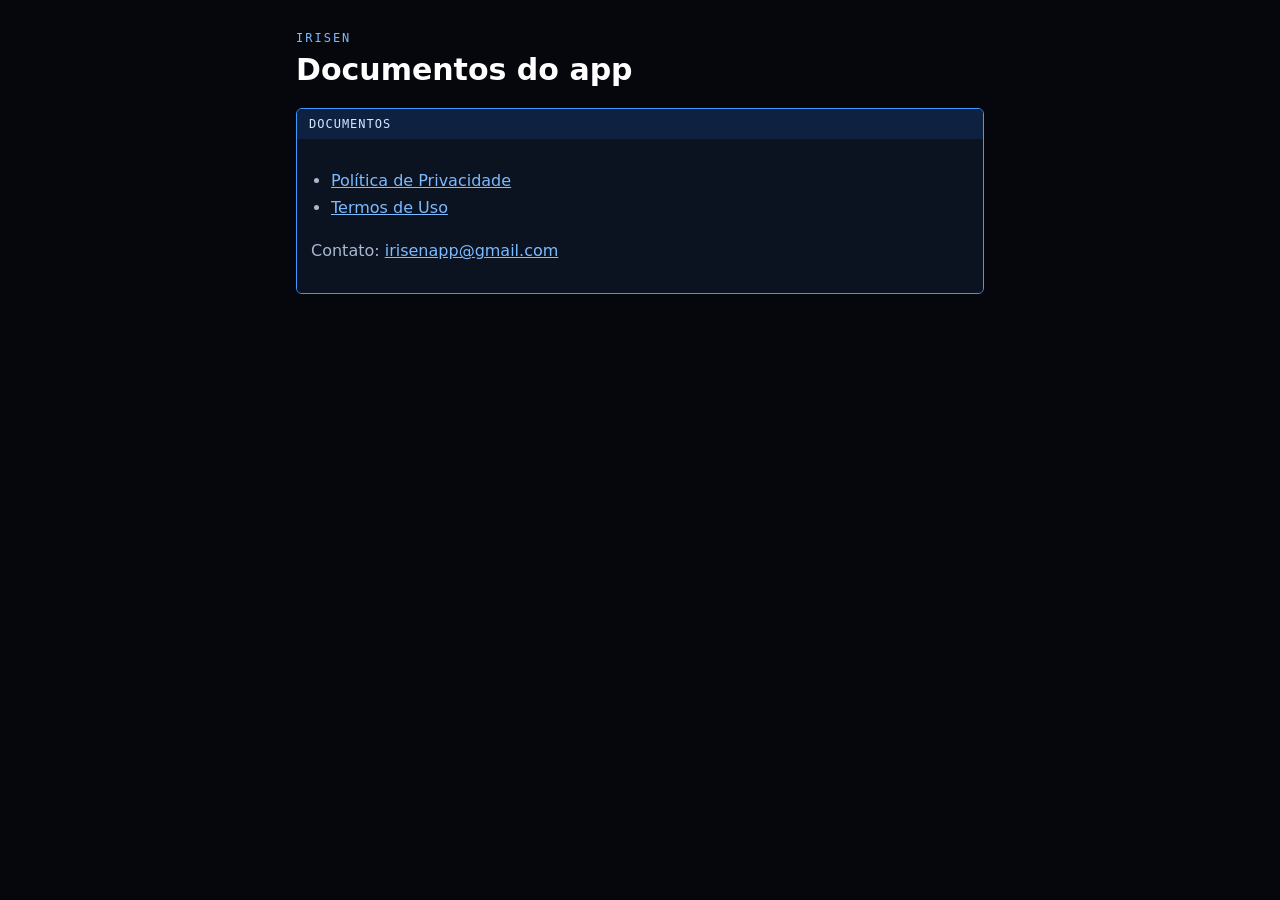
<file: index.html>
<!doctype html>
<html lang="pt-BR">
<head>
<meta charset="utf-8">
<meta name="viewport" content="width=device-width, initial-scale=1">
<title>Irisen · Documentos</title>
<link rel="stylesheet" href="estilo.css">
</head>
<body>
<main>
<div class="rotulo">IRISEN</div>
<h1>Documentos do app</h1>
<div class="janela">
  <div class="cab">DOCUMENTOS</div>
  <div class="corpo">
    <ul>
      <li><a href="privacidade.html">Política de Privacidade</a></li>
      <li><a href="termos.html">Termos de Uso</a></li>
    </ul>
    <p>Contato: <a href="mailto:irisenapp@gmail.com">irisenapp@gmail.com</a></p>
  </div>
</div>
</main>
</body>
</html>
</file>
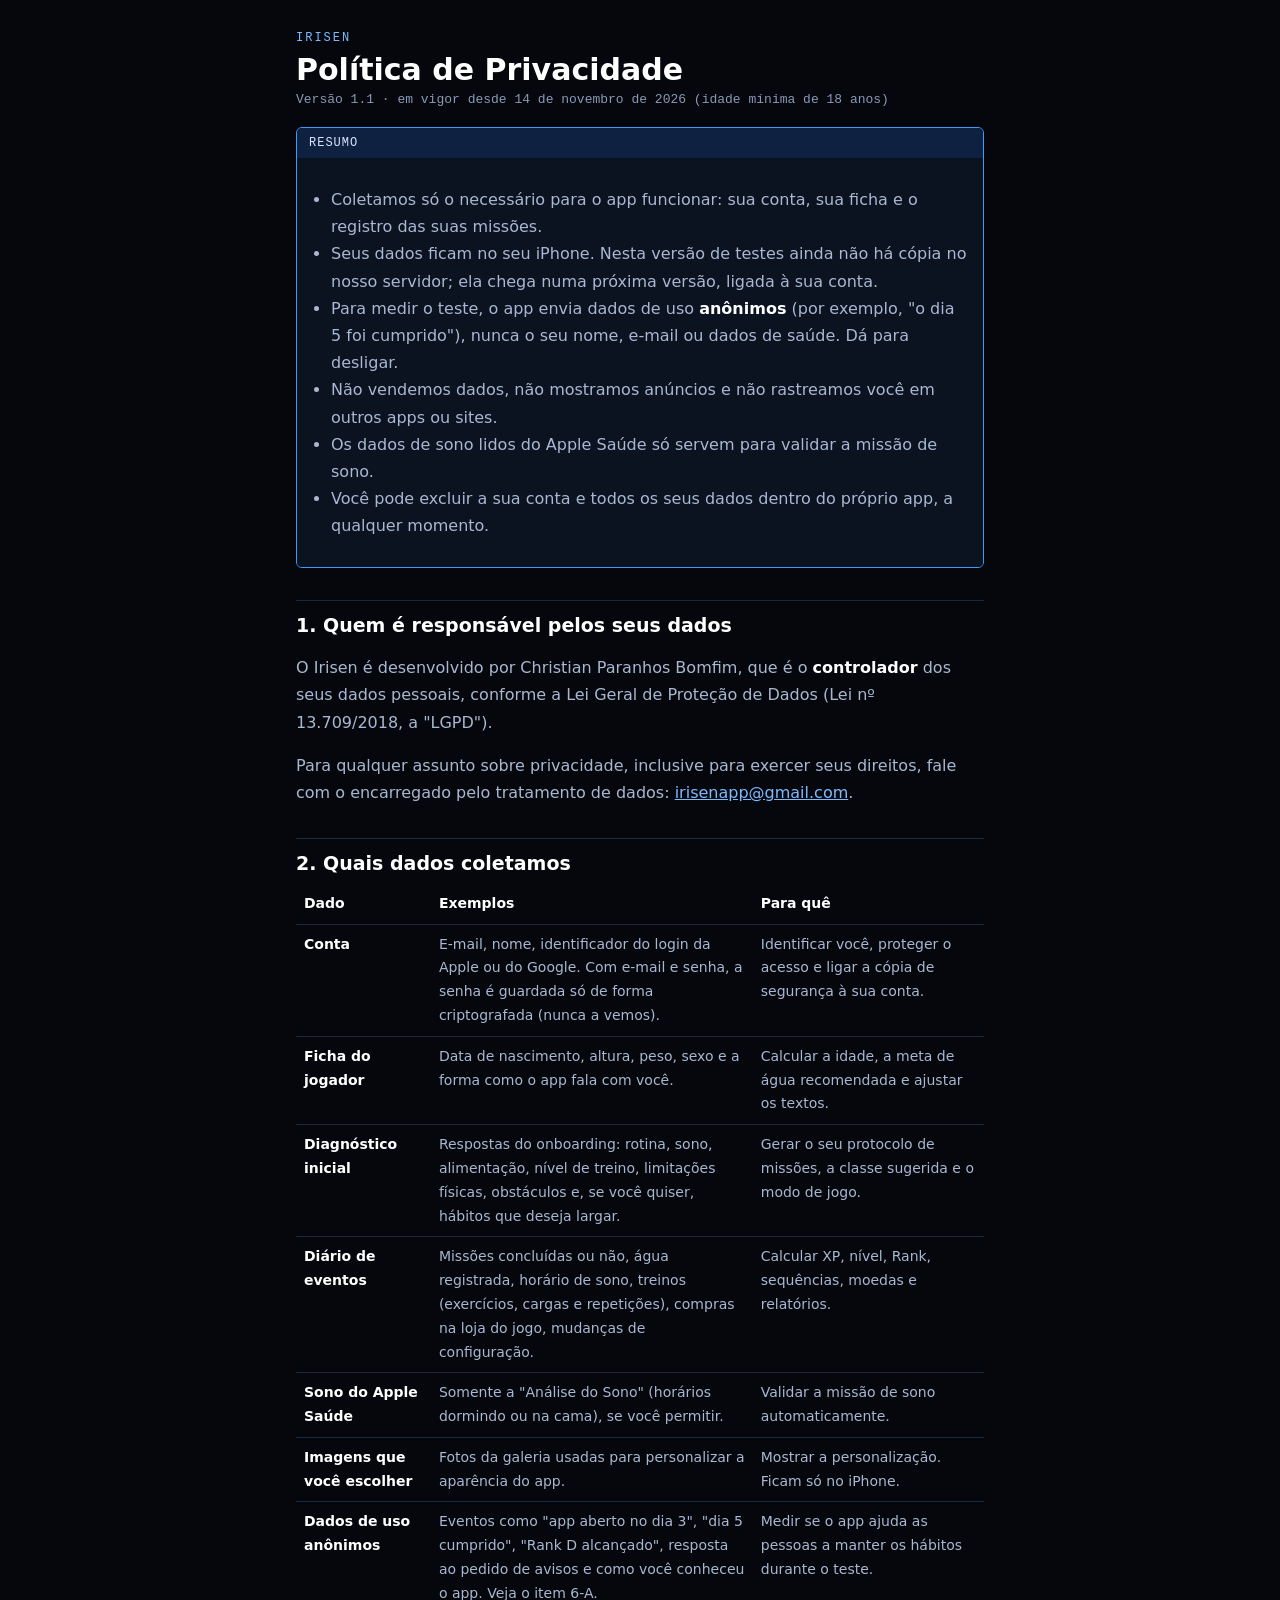
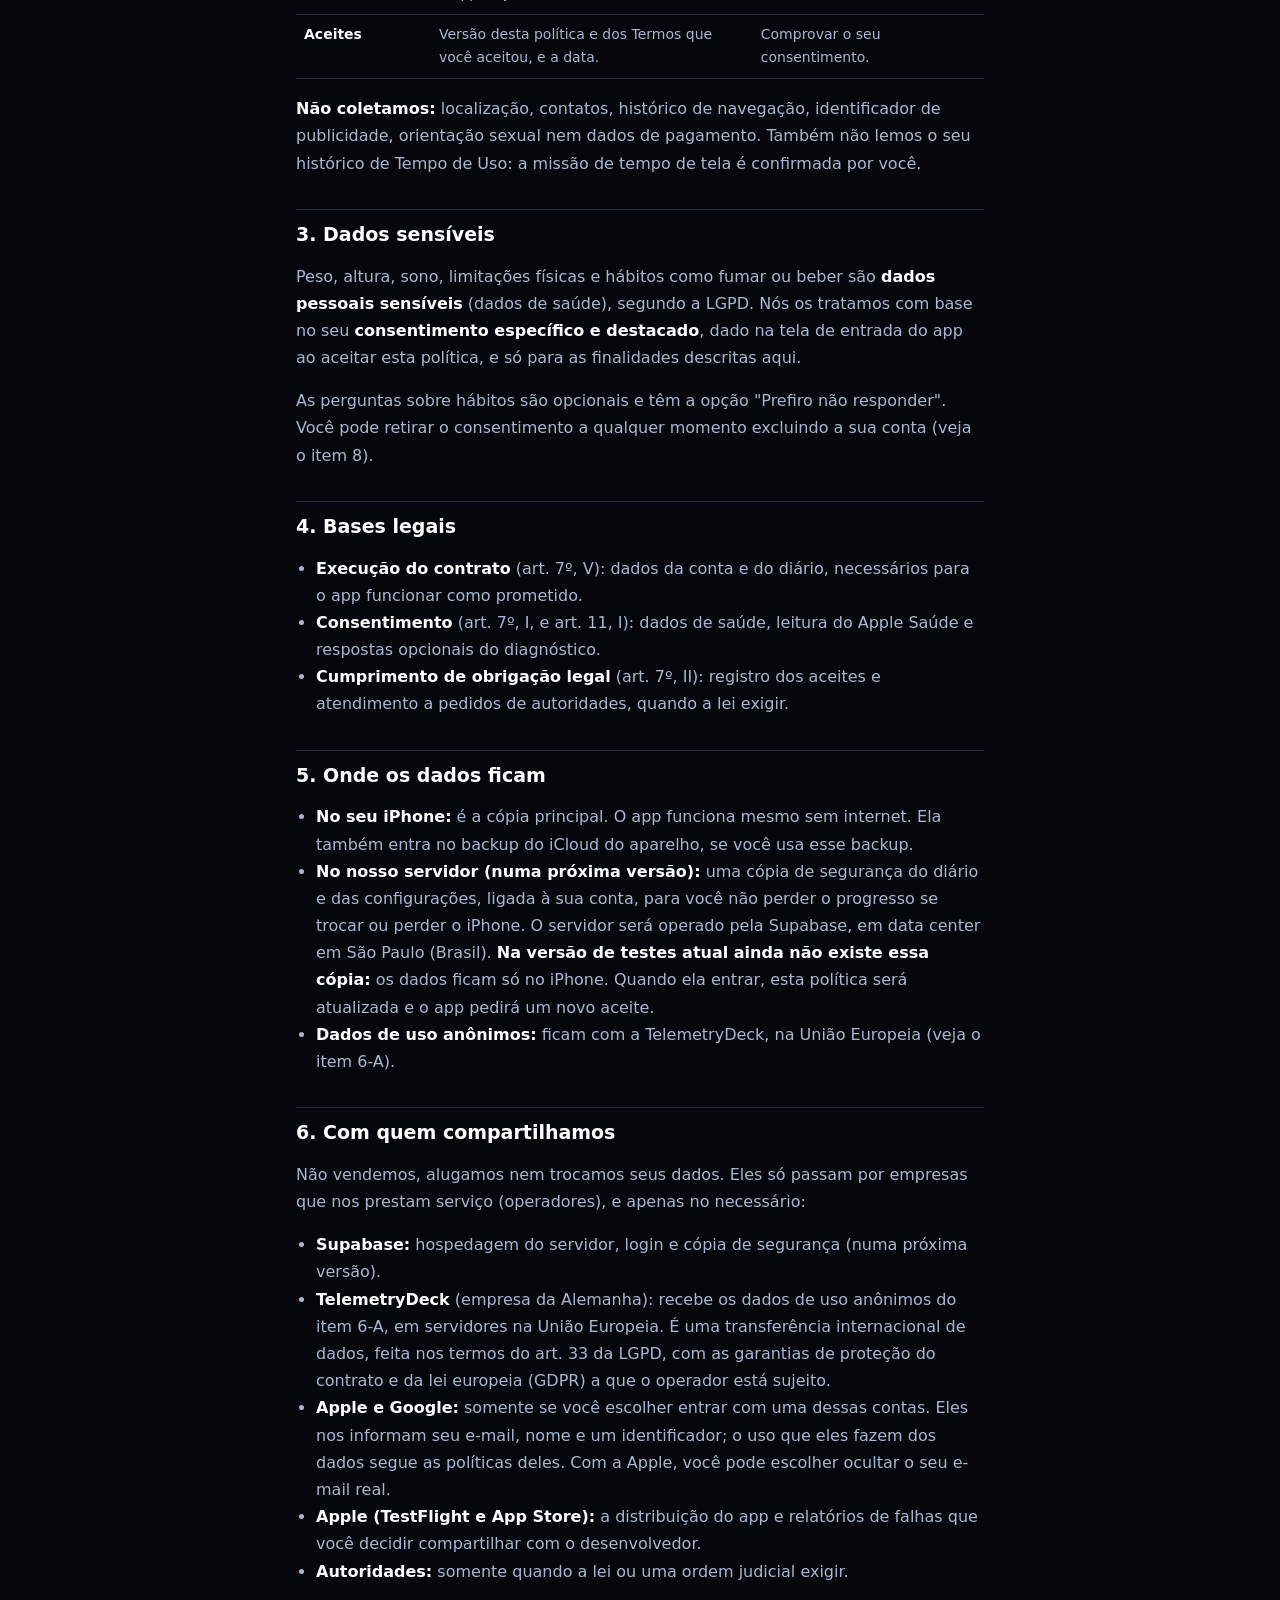
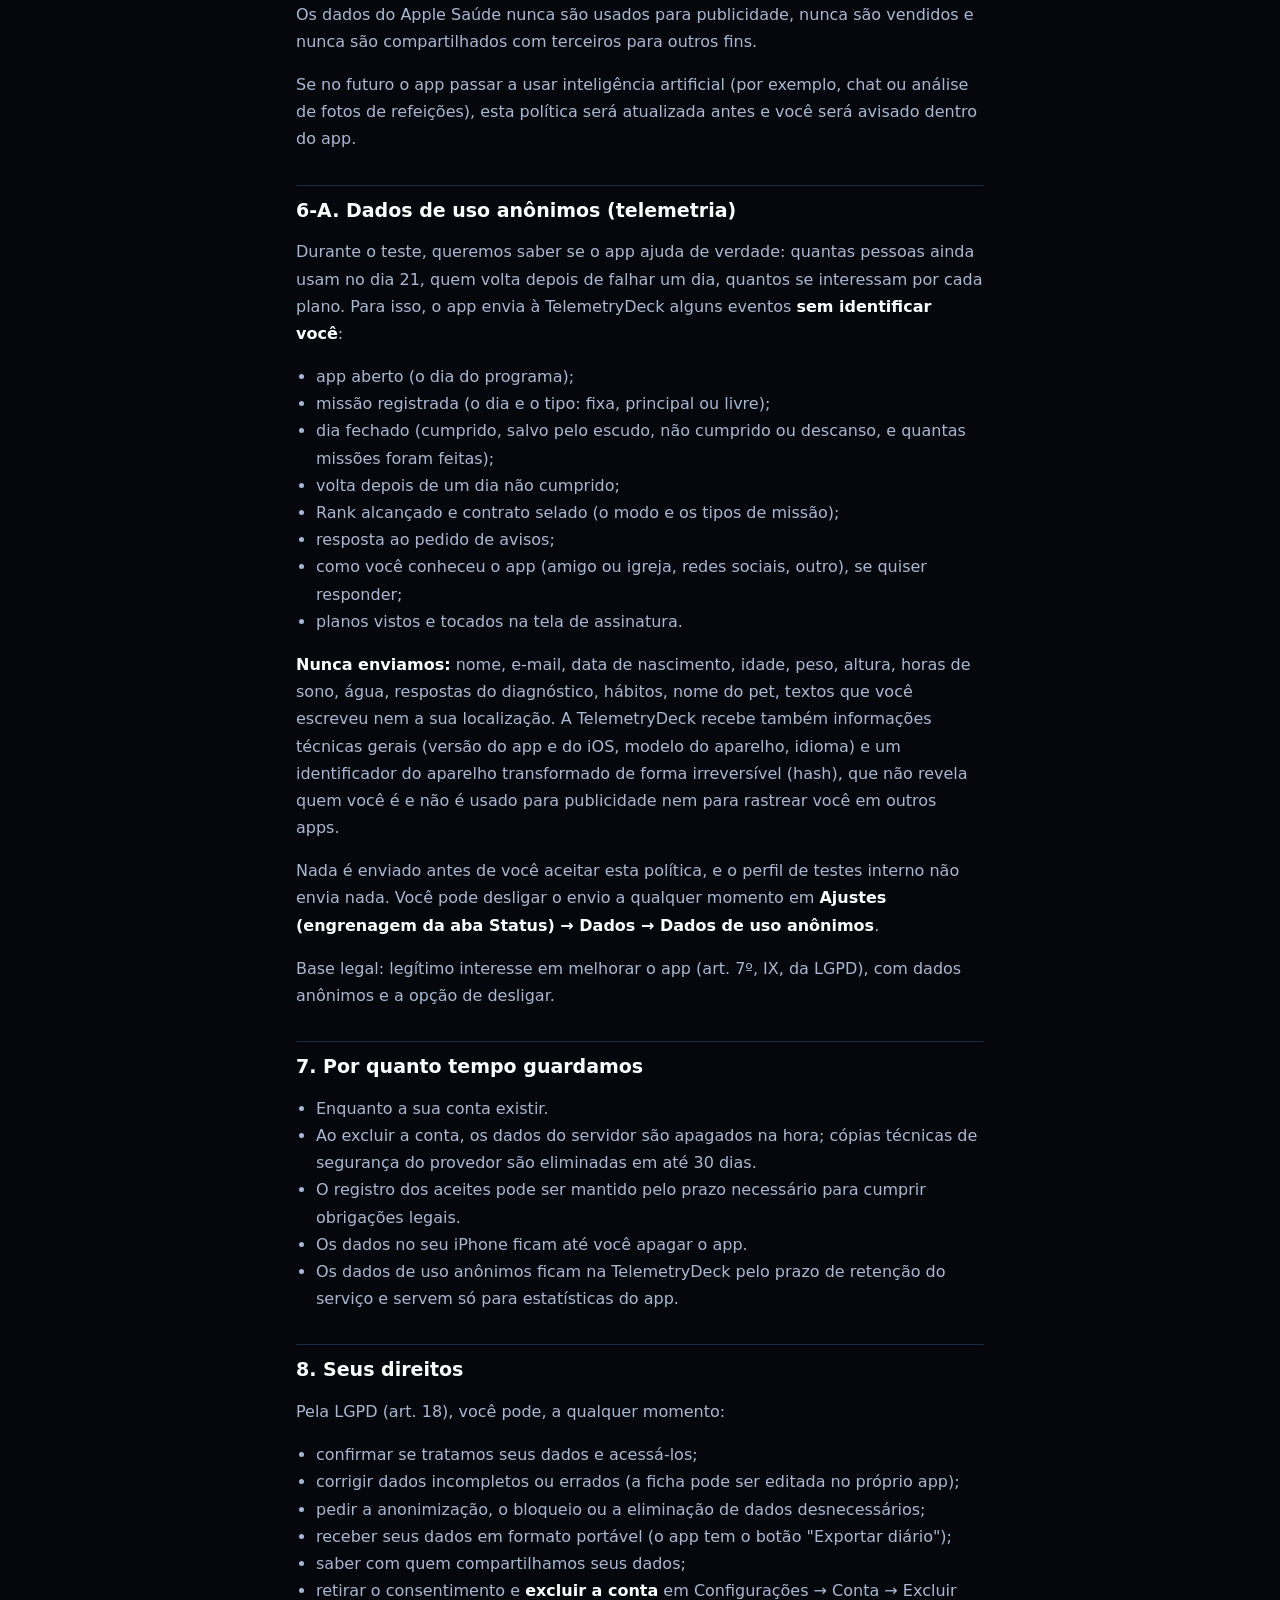
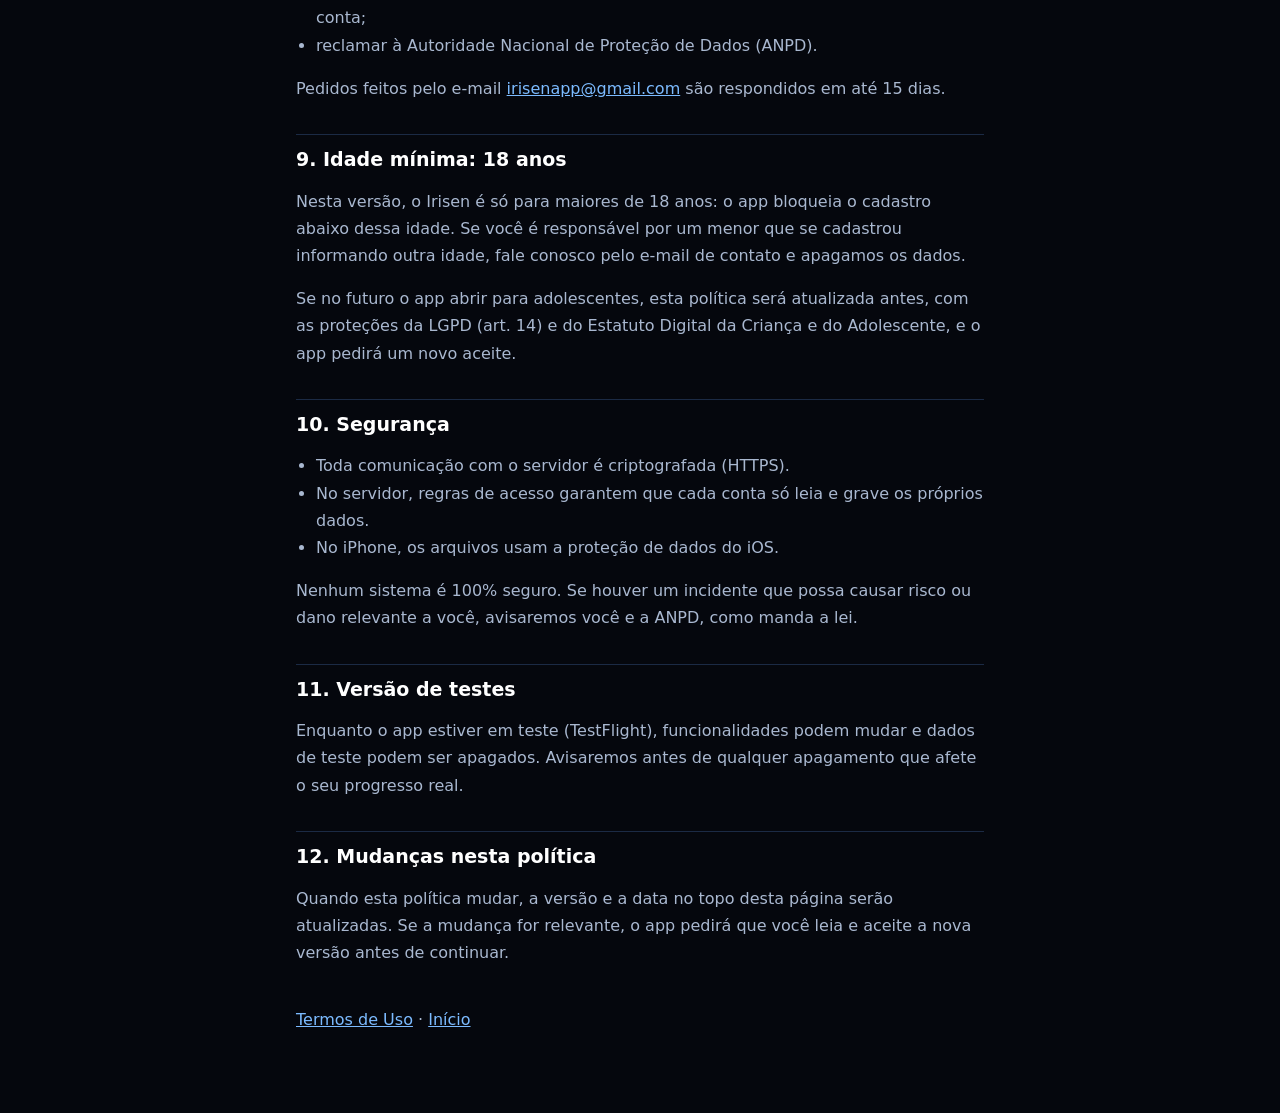
<file: privacidade.html>
<!doctype html>
<html lang="pt-BR">
<head>
<meta charset="utf-8">
<meta name="viewport" content="width=device-width, initial-scale=1">
<title>Política de Privacidade · Irisen</title>
<link rel="stylesheet" href="estilo.css">
</head>
<body>
<main>
<div class="rotulo">IRISEN</div>
<h1>Política de Privacidade</h1>
<div class="versao">Versão 1.1 · em vigor desde 14 de novembro de 2026 (idade mínima de 18 anos)</div>

<div class="janela">
  <div class="cab">RESUMO</div>
  <div class="corpo">
    <ul>
      <li>Coletamos só o necessário para o app funcionar: sua conta, sua ficha e o registro das suas missões.</li>
      <li>Seus dados ficam no seu iPhone. Nesta versão de testes ainda não há cópia no nosso servidor; ela chega numa próxima versão, ligada à sua conta.</li>
      <li>Para medir o teste, o app envia dados de uso <strong>anônimos</strong> (por exemplo, "o dia 5 foi cumprido"), nunca o seu nome, e-mail ou dados de saúde. Dá para desligar.</li>
      <li>Não vendemos dados, não mostramos anúncios e não rastreamos você em outros apps ou sites.</li>
      <li>Os dados de sono lidos do Apple Saúde só servem para validar a missão de sono.</li>
      <li>Você pode excluir a sua conta e todos os seus dados dentro do próprio app, a qualquer momento.</li>
    </ul>
  </div>
</div>

<h2>1. Quem é responsável pelos seus dados</h2>
<p>O Irisen é desenvolvido por Christian Paranhos Bomfim, que é o <strong>controlador</strong> dos seus dados pessoais, conforme a Lei Geral de Proteção de Dados (Lei nº 13.709/2018, a "LGPD").</p>
<p>Para qualquer assunto sobre privacidade, inclusive para exercer seus direitos, fale com o encarregado pelo tratamento de dados: <a href="mailto:irisenapp@gmail.com">irisenapp@gmail.com</a>.</p>

<h2>2. Quais dados coletamos</h2>
<table>
  <tr><th>Dado</th><th>Exemplos</th><th>Para quê</th></tr>
  <tr><td><strong>Conta</strong></td><td>E-mail, nome, identificador do login da Apple ou do Google. Com e-mail e senha, a senha é guardada só de forma criptografada (nunca a vemos).</td><td>Identificar você, proteger o acesso e ligar a cópia de segurança à sua conta.</td></tr>
  <tr><td><strong>Ficha do jogador</strong></td><td>Data de nascimento, altura, peso, sexo e a forma como o app fala com você.</td><td>Calcular a idade, a meta de água recomendada e ajustar os textos.</td></tr>
  <tr><td><strong>Diagnóstico inicial</strong></td><td>Respostas do onboarding: rotina, sono, alimentação, nível de treino, limitações físicas, obstáculos e, se você quiser, hábitos que deseja largar.</td><td>Gerar o seu protocolo de missões, a classe sugerida e o modo de jogo.</td></tr>
  <tr><td><strong>Diário de eventos</strong></td><td>Missões concluídas ou não, água registrada, horário de sono, treinos (exercícios, cargas e repetições), compras na loja do jogo, mudanças de configuração.</td><td>Calcular XP, nível, Rank, sequências, moedas e relatórios.</td></tr>
  <tr><td><strong>Sono do Apple Saúde</strong></td><td>Somente a "Análise do Sono" (horários dormindo ou na cama), se você permitir.</td><td>Validar a missão de sono automaticamente.</td></tr>
  <tr><td><strong>Imagens que você escolher</strong></td><td>Fotos da galeria usadas para personalizar a aparência do app.</td><td>Mostrar a personalização. Ficam só no iPhone.</td></tr>
  <tr><td><strong>Dados de uso anônimos</strong></td><td>Eventos como "app aberto no dia 3", "dia 5 cumprido", "Rank D alcançado", resposta ao pedido de avisos e como você conheceu o app. Veja o item 6-A.</td><td>Medir se o app ajuda as pessoas a manter os hábitos durante o teste.</td></tr>
  <tr><td><strong>Aceites</strong></td><td>Versão desta política e dos Termos que você aceitou, e a data.</td><td>Comprovar o seu consentimento.</td></tr>
</table>
<p><strong>Não coletamos:</strong> localização, contatos, histórico de navegação, identificador de publicidade, orientação sexual nem dados de pagamento. Também não lemos o seu histórico de Tempo de Uso: a missão de tempo de tela é confirmada por você.</p>

<h2>3. Dados sensíveis</h2>
<p>Peso, altura, sono, limitações físicas e hábitos como fumar ou beber são <strong>dados pessoais sensíveis</strong> (dados de saúde), segundo a LGPD. Nós os tratamos com base no seu <strong>consentimento específico e destacado</strong>, dado na tela de entrada do app ao aceitar esta política, e só para as finalidades descritas aqui.</p>
<p>As perguntas sobre hábitos são opcionais e têm a opção "Prefiro não responder". Você pode retirar o consentimento a qualquer momento excluindo a sua conta (veja o item 8).</p>

<h2>4. Bases legais</h2>
<ul>
  <li><strong>Execução do contrato</strong> (art. 7º, V): dados da conta e do diário, necessários para o app funcionar como prometido.</li>
  <li><strong>Consentimento</strong> (art. 7º, I, e art. 11, I): dados de saúde, leitura do Apple Saúde e respostas opcionais do diagnóstico.</li>
  <li><strong>Cumprimento de obrigação legal</strong> (art. 7º, II): registro dos aceites e atendimento a pedidos de autoridades, quando a lei exigir.</li>
</ul>

<h2>5. Onde os dados ficam</h2>
<ul>
  <li><strong>No seu iPhone:</strong> é a cópia principal. O app funciona mesmo sem internet. Ela também entra no backup do iCloud do aparelho, se você usa esse backup.</li>
  <li><strong>No nosso servidor (numa próxima versão):</strong> uma cópia de segurança do diário e das configurações, ligada à sua conta, para você não perder o progresso se trocar ou perder o iPhone. O servidor será operado pela Supabase, em data center em São Paulo (Brasil). <strong>Na versão de testes atual ainda não existe essa cópia:</strong> os dados ficam só no iPhone. Quando ela entrar, esta política será atualizada e o app pedirá um novo aceite.</li>
  <li><strong>Dados de uso anônimos:</strong> ficam com a TelemetryDeck, na União Europeia (veja o item 6-A).</li>
</ul>

<h2>6. Com quem compartilhamos</h2>
<p>Não vendemos, alugamos nem trocamos seus dados. Eles só passam por empresas que nos prestam serviço (operadores), e apenas no necessário:</p>
<ul>
  <li><strong>Supabase:</strong> hospedagem do servidor, login e cópia de segurança (numa próxima versão).</li>
  <li><strong>TelemetryDeck</strong> (empresa da Alemanha): recebe os dados de uso anônimos do item 6-A, em servidores na União Europeia. É uma transferência internacional de dados, feita nos termos do art. 33 da LGPD, com as garantias de proteção do contrato e da lei europeia (GDPR) a que o operador está sujeito.</li>
  <li><strong>Apple e Google:</strong> somente se você escolher entrar com uma dessas contas. Eles nos informam seu e-mail, nome e um identificador; o uso que eles fazem dos dados segue as políticas deles. Com a Apple, você pode escolher ocultar o seu e-mail real.</li>
  <li><strong>Apple (TestFlight e App Store):</strong> a distribuição do app e relatórios de falhas que você decidir compartilhar com o desenvolvedor.</li>
  <li><strong>Autoridades:</strong> somente quando a lei ou uma ordem judicial exigir.</li>
</ul>
<p>Os dados do Apple Saúde nunca são usados para publicidade, nunca são vendidos e nunca são compartilhados com terceiros para outros fins.</p>
<p>Se no futuro o app passar a usar inteligência artificial (por exemplo, chat ou análise de fotos de refeições), esta política será atualizada antes e você será avisado dentro do app.</p>

<h2>6-A. Dados de uso anônimos (telemetria)</h2>
<p>Durante o teste, queremos saber se o app ajuda de verdade: quantas pessoas ainda usam no dia 21, quem volta depois de falhar um dia, quantos se interessam por cada plano. Para isso, o app envia à TelemetryDeck alguns eventos <strong>sem identificar você</strong>:</p>
<ul>
  <li>app aberto (o dia do programa);</li>
  <li>missão registrada (o dia e o tipo: fixa, principal ou livre);</li>
  <li>dia fechado (cumprido, salvo pelo escudo, não cumprido ou descanso, e quantas missões foram feitas);</li>
  <li>volta depois de um dia não cumprido;</li>
  <li>Rank alcançado e contrato selado (o modo e os tipos de missão);</li>
  <li>resposta ao pedido de avisos;</li>
  <li>como você conheceu o app (amigo ou igreja, redes sociais, outro), se quiser responder;</li>
  <li>planos vistos e tocados na tela de assinatura.</li>
</ul>
<p><strong>Nunca enviamos:</strong> nome, e-mail, data de nascimento, idade, peso, altura, horas de sono, água, respostas do diagnóstico, hábitos, nome do pet, textos que você escreveu nem a sua localização. A TelemetryDeck recebe também informações técnicas gerais (versão do app e do iOS, modelo do aparelho, idioma) e um identificador do aparelho transformado de forma irreversível (hash), que não revela quem você é e não é usado para publicidade nem para rastrear você em outros apps.</p>
<p>Nada é enviado antes de você aceitar esta política, e o perfil de testes interno não envia nada. Você pode desligar o envio a qualquer momento em <strong>Ajustes (engrenagem da aba Status) → Dados → Dados de uso anônimos</strong>.</p>
<p>Base legal: legítimo interesse em melhorar o app (art. 7º, IX, da LGPD), com dados anônimos e a opção de desligar.</p>

<h2>7. Por quanto tempo guardamos</h2>
<ul>
  <li>Enquanto a sua conta existir.</li>
  <li>Ao excluir a conta, os dados do servidor são apagados na hora; cópias técnicas de segurança do provedor são eliminadas em até 30 dias.</li>
  <li>O registro dos aceites pode ser mantido pelo prazo necessário para cumprir obrigações legais.</li>
  <li>Os dados no seu iPhone ficam até você apagar o app.</li>
  <li>Os dados de uso anônimos ficam na TelemetryDeck pelo prazo de retenção do serviço e servem só para estatísticas do app.</li>
</ul>

<h2>8. Seus direitos</h2>
<p>Pela LGPD (art. 18), você pode, a qualquer momento:</p>
<ul>
  <li>confirmar se tratamos seus dados e acessá-los;</li>
  <li>corrigir dados incompletos ou errados (a ficha pode ser editada no próprio app);</li>
  <li>pedir a anonimização, o bloqueio ou a eliminação de dados desnecessários;</li>
  <li>receber seus dados em formato portável (o app tem o botão "Exportar diário");</li>
  <li>saber com quem compartilhamos seus dados;</li>
  <li>retirar o consentimento e <strong>excluir a conta</strong> em Configurações → Conta → Excluir conta;</li>
  <li>reclamar à Autoridade Nacional de Proteção de Dados (ANPD).</li>
</ul>
<p>Pedidos feitos pelo e-mail <a href="mailto:irisenapp@gmail.com">irisenapp@gmail.com</a> são respondidos em até 15 dias.</p>

<h2>9. Idade mínima: 18 anos</h2>
<p>Nesta versão, o Irisen é só para maiores de 18 anos: o app bloqueia o cadastro abaixo dessa idade. Se você é responsável por um menor que se cadastrou informando outra idade, fale conosco pelo e-mail de contato e apagamos os dados.</p>
<p>Se no futuro o app abrir para adolescentes, esta política será atualizada antes, com as proteções da LGPD (art. 14) e do Estatuto Digital da Criança e do Adolescente, e o app pedirá um novo aceite.</p>

<h2>10. Segurança</h2>
<ul>
  <li>Toda comunicação com o servidor é criptografada (HTTPS).</li>
  <li>No servidor, regras de acesso garantem que cada conta só leia e grave os próprios dados.</li>
  <li>No iPhone, os arquivos usam a proteção de dados do iOS.</li>
</ul>
<p>Nenhum sistema é 100% seguro. Se houver um incidente que possa causar risco ou dano relevante a você, avisaremos você e a ANPD, como manda a lei.</p>

<h2>11. Versão de testes</h2>
<p>Enquanto o app estiver em teste (TestFlight), funcionalidades podem mudar e dados de teste podem ser apagados. Avisaremos antes de qualquer apagamento que afete o seu progresso real.</p>

<h2>12. Mudanças nesta política</h2>
<p>Quando esta política mudar, a versão e a data no topo desta página serão atualizadas. Se a mudança for relevante, o app pedirá que você leia e aceite a nova versão antes de continuar.</p>

<p style="margin-top:40px"><a href="termos.html">Termos de Uso</a> · <a href="index.html">Início</a></p>
</main>
</body>
</html>
</file>
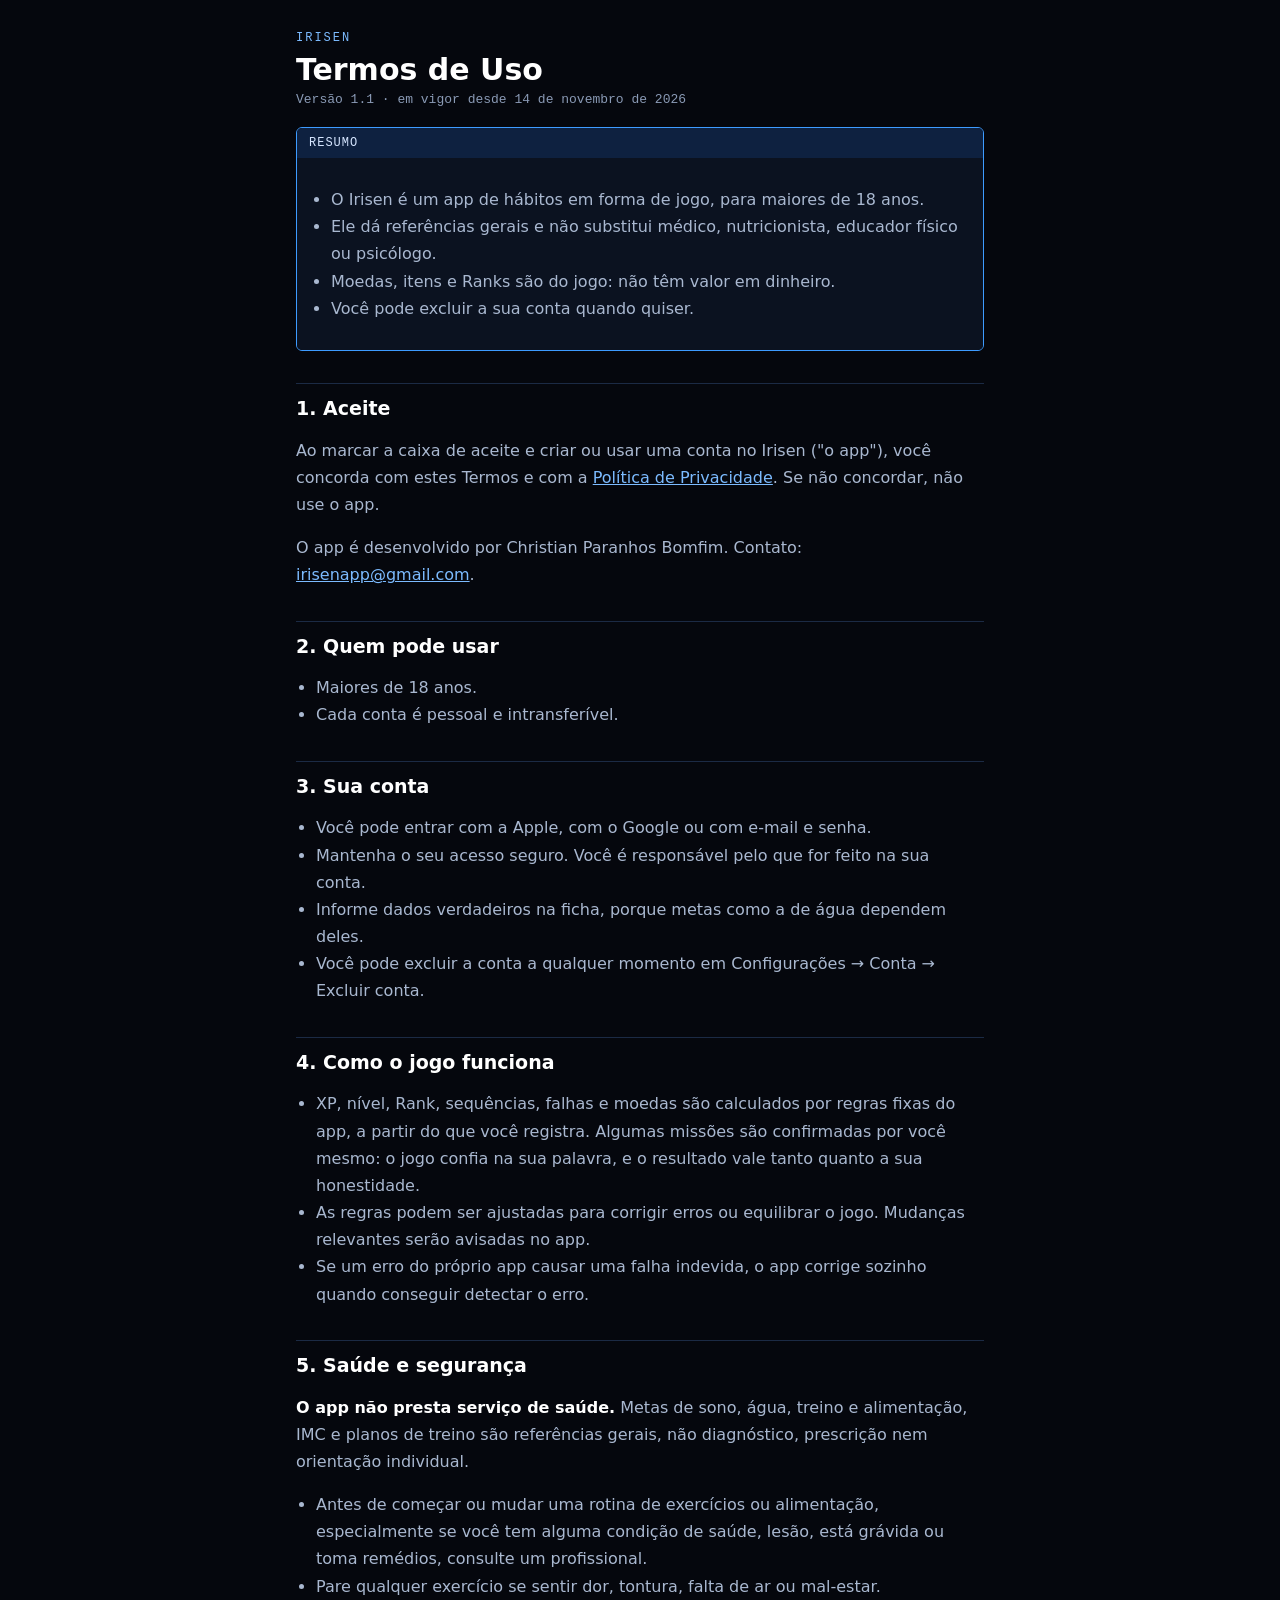
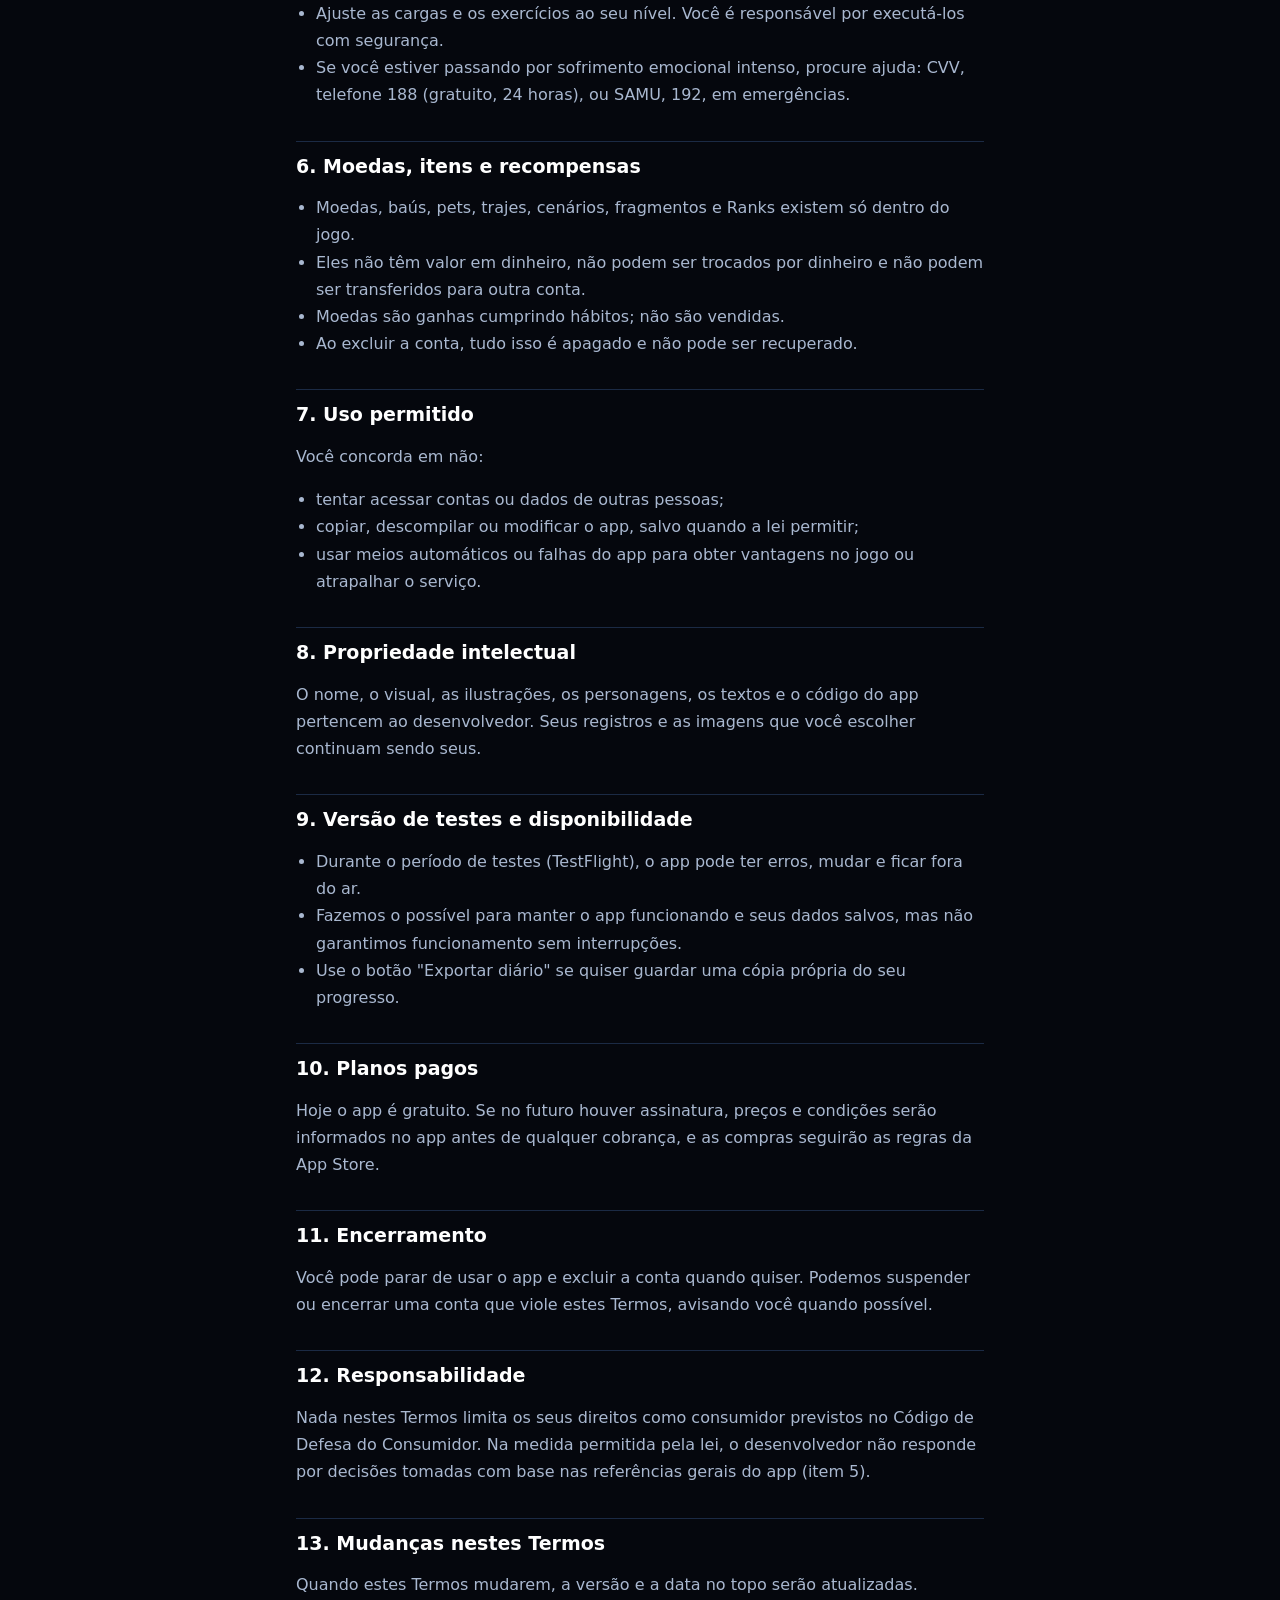
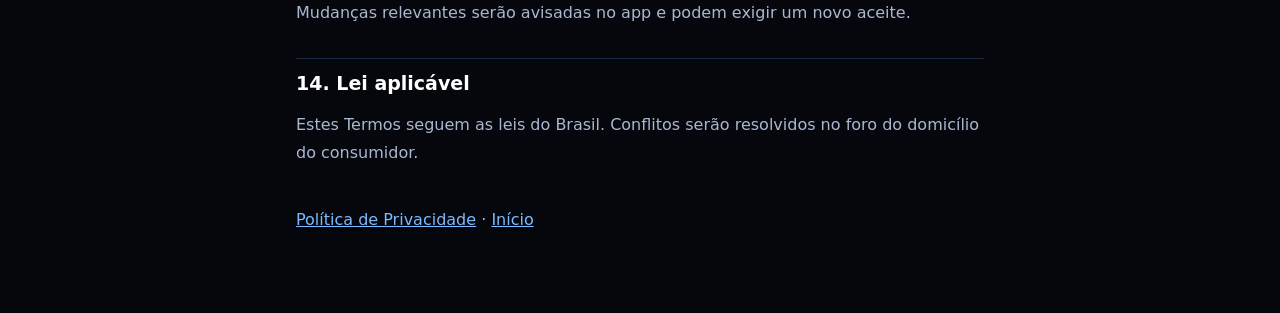
<file: termos.html>
<!doctype html>
<html lang="pt-BR">
<head>
<meta charset="utf-8">
<meta name="viewport" content="width=device-width, initial-scale=1">
<title>Termos de Uso · Irisen</title>
<link rel="stylesheet" href="estilo.css">
</head>
<body>
<main>
<div class="rotulo">IRISEN</div>
<h1>Termos de Uso</h1>
<div class="versao">Versão 1.1 · em vigor desde 14 de novembro de 2026</div>

<div class="janela">
  <div class="cab">RESUMO</div>
  <div class="corpo">
    <ul>
      <li>O Irisen é um app de hábitos em forma de jogo, para maiores de 18 anos.</li>
      <li>Ele dá referências gerais e não substitui médico, nutricionista, educador físico ou psicólogo.</li>
      <li>Moedas, itens e Ranks são do jogo: não têm valor em dinheiro.</li>
      <li>Você pode excluir a sua conta quando quiser.</li>
    </ul>
  </div>
</div>

<h2>1. Aceite</h2>
<p>Ao marcar a caixa de aceite e criar ou usar uma conta no Irisen ("o app"), você concorda com estes Termos e com a <a href="privacidade.html">Política de Privacidade</a>. Se não concordar, não use o app.</p>
<p>O app é desenvolvido por Christian Paranhos Bomfim. Contato: <a href="mailto:irisenapp@gmail.com">irisenapp@gmail.com</a>.</p>

<h2>2. Quem pode usar</h2>
<ul>
  <li>Maiores de 18 anos.</li>
  <li>Cada conta é pessoal e intransferível.</li>
</ul>

<h2>3. Sua conta</h2>
<ul>
  <li>Você pode entrar com a Apple, com o Google ou com e-mail e senha.</li>
  <li>Mantenha o seu acesso seguro. Você é responsável pelo que for feito na sua conta.</li>
  <li>Informe dados verdadeiros na ficha, porque metas como a de água dependem deles.</li>
  <li>Você pode excluir a conta a qualquer momento em Configurações → Conta → Excluir conta.</li>
</ul>

<h2>4. Como o jogo funciona</h2>
<ul>
  <li>XP, nível, Rank, sequências, falhas e moedas são calculados por regras fixas do app, a partir do que você registra. Algumas missões são confirmadas por você mesmo: o jogo confia na sua palavra, e o resultado vale tanto quanto a sua honestidade.</li>
  <li>As regras podem ser ajustadas para corrigir erros ou equilibrar o jogo. Mudanças relevantes serão avisadas no app.</li>
  <li>Se um erro do próprio app causar uma falha indevida, o app corrige sozinho quando conseguir detectar o erro.</li>
</ul>

<h2>5. Saúde e segurança</h2>
<p><strong>O app não presta serviço de saúde.</strong> Metas de sono, água, treino e alimentação, IMC e planos de treino são referências gerais, não diagnóstico, prescrição nem orientação individual.</p>
<ul>
  <li>Antes de começar ou mudar uma rotina de exercícios ou alimentação, especialmente se você tem alguma condição de saúde, lesão, está grávida ou toma remédios, consulte um profissional.</li>
  <li>Pare qualquer exercício se sentir dor, tontura, falta de ar ou mal-estar.</li>
  <li>Ajuste as cargas e os exercícios ao seu nível. Você é responsável por executá-los com segurança.</li>
  <li>Se você estiver passando por sofrimento emocional intenso, procure ajuda: CVV, telefone 188 (gratuito, 24 horas), ou SAMU, 192, em emergências.</li>
</ul>

<h2>6. Moedas, itens e recompensas</h2>
<ul>
  <li>Moedas, baús, pets, trajes, cenários, fragmentos e Ranks existem só dentro do jogo.</li>
  <li>Eles não têm valor em dinheiro, não podem ser trocados por dinheiro e não podem ser transferidos para outra conta.</li>
  <li>Moedas são ganhas cumprindo hábitos; não são vendidas.</li>
  <li>Ao excluir a conta, tudo isso é apagado e não pode ser recuperado.</li>
</ul>

<h2>7. Uso permitido</h2>
<p>Você concorda em não:</p>
<ul>
  <li>tentar acessar contas ou dados de outras pessoas;</li>
  <li>copiar, descompilar ou modificar o app, salvo quando a lei permitir;</li>
  <li>usar meios automáticos ou falhas do app para obter vantagens no jogo ou atrapalhar o serviço.</li>
</ul>

<h2>8. Propriedade intelectual</h2>
<p>O nome, o visual, as ilustrações, os personagens, os textos e o código do app pertencem ao desenvolvedor. Seus registros e as imagens que você escolher continuam sendo seus.</p>

<h2>9. Versão de testes e disponibilidade</h2>
<ul>
  <li>Durante o período de testes (TestFlight), o app pode ter erros, mudar e ficar fora do ar.</li>
  <li>Fazemos o possível para manter o app funcionando e seus dados salvos, mas não garantimos funcionamento sem interrupções.</li>
  <li>Use o botão "Exportar diário" se quiser guardar uma cópia própria do seu progresso.</li>
</ul>

<h2>10. Planos pagos</h2>
<p>Hoje o app é gratuito. Se no futuro houver assinatura, preços e condições serão informados no app antes de qualquer cobrança, e as compras seguirão as regras da App Store.</p>

<h2>11. Encerramento</h2>
<p>Você pode parar de usar o app e excluir a conta quando quiser. Podemos suspender ou encerrar uma conta que viole estes Termos, avisando você quando possível.</p>

<h2>12. Responsabilidade</h2>
<p>Nada nestes Termos limita os seus direitos como consumidor previstos no Código de Defesa do Consumidor. Na medida permitida pela lei, o desenvolvedor não responde por decisões tomadas com base nas referências gerais do app (item 5).</p>

<h2>13. Mudanças nestes Termos</h2>
<p>Quando estes Termos mudarem, a versão e a data no topo serão atualizadas. Mudanças relevantes serão avisadas no app e podem exigir um novo aceite.</p>

<h2>14. Lei aplicável</h2>
<p>Estes Termos seguem as leis do Brasil. Conflitos serão resolvidos no foro do domicílio do consumidor.</p>

<p style="margin-top:40px"><a href="privacidade.html">Política de Privacidade</a> · <a href="index.html">Início</a></p>
</main>
</body>
</html>
</file>
<file: estilo.css>
:root{--fundo:#05070D;--sup:#0B1220;--borda:#1B2A44;--azul:#3D9BFF;--azulc:#7CBBFF;--cab:#0E2140;--txt:#FFFFFF;--sec:#A9B8D0}
*{box-sizing:border-box}
body{margin:0;background:var(--fundo);color:var(--sec);font:16px/1.7 Inter,system-ui,-apple-system,sans-serif}
main{max-width:720px;margin:0 auto;padding:32px 16px 64px}
.rotulo{font:500 12px/1 "JetBrains Mono",ui-monospace,monospace;letter-spacing:2px;color:var(--azulc)}
h1{font:700 30px/1.2 "Chakra Petch",system-ui,sans-serif;color:var(--txt);margin:8px 0 4px}
h2{font:600 19px/1.3 "Chakra Petch",system-ui,sans-serif;color:var(--txt);margin:32px 0 8px;padding-top:12px;border-top:1px solid var(--borda)}
.versao{font:500 13px "JetBrains Mono",ui-monospace,monospace;color:#8A9AB5}
.janela{border:1px solid var(--azul);border-radius:6px;overflow:hidden;margin:20px 0}
.janela .cab{background:var(--cab);color:#D6E6FF;font:500 12px "JetBrains Mono",ui-monospace,monospace;letter-spacing:1px;padding:8px 12px}
.janela .corpo{background:var(--sup);padding:12px 14px}
strong{color:var(--txt);font-weight:600}
a{color:var(--azulc)}
ul{padding-left:20px}
table{width:100%;border-collapse:collapse;font-size:14px;margin:8px 0}
th,td{text-align:left;vertical-align:top;padding:8px;border-bottom:1px solid var(--borda)}
th{color:var(--txt);font-weight:600}
.pendente{background:#1F0A10;color:#FF8A96;padding:0 4px;border-radius:3px}
.aviso{border:1px solid #FF4D5E;background:#1F0A10;color:#FFC2C9;border-radius:6px;padding:10px 12px;font-size:14px;margin:16px 0}
@media (max-width:520px){table{font-size:13px}th,td{padding:6px 4px}}
</file>
